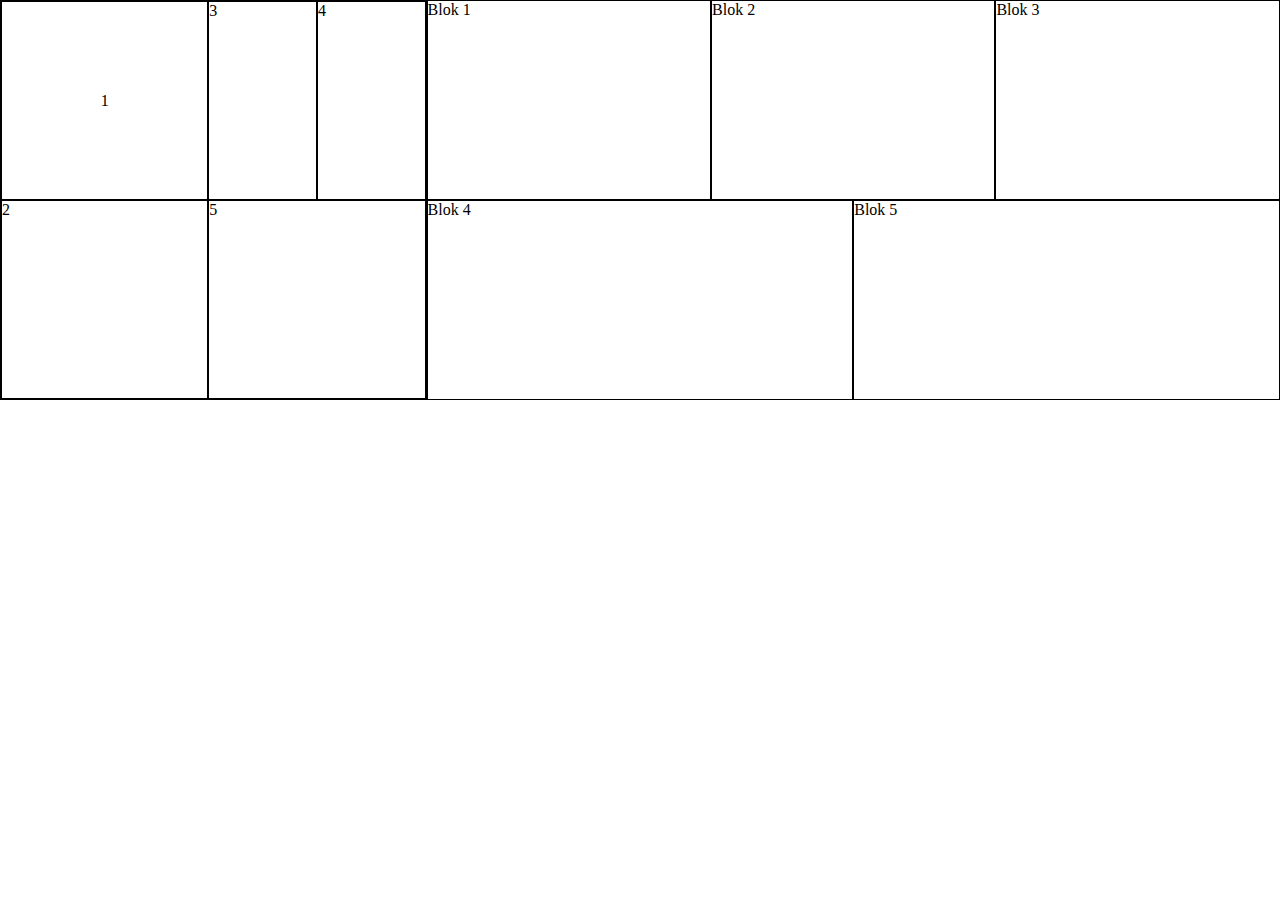
<file: flexbox oefening/index.html>
<!doctype html>
<html lang="en">
<head>
    <meta charset="UTF-8">
    <meta content="width=device-width, initial-scale=1.0" name="viewport">
    <title>Flex Verdeling</title>
    <link href="css/style.css" rel="stylesheet">
</head>
<body>

<div class="d-flex" style="width:100%; height:400px;">

    <!-- Linkerkolom: 1,2,3,4,5 (neemt 33.33%) -->
    <section class="d-flex" style="width:33.33%; border:1px solid #000;">
        <div class="d-flex flex-column flex-grow-1">
            <div class="flex-grow-1 d-flex justify-content-center align-items-center" style="border:1px solid #000;">1</div>
            <div class="flex-grow-1" style="border:1px solid #000;">2</div>
        </div>
        <div class="d-flex flex-column flex-grow-1">
            <div class="d-flex flex-row flex-grow-1">
                <div class="flex-grow-1" style="border:1px solid #000;">3</div>
                <div class="flex-grow-1" style="border:1px solid #000;">4</div>
            </div>
            <div class="flex-grow-1" style="border:1px solid #000;">5</div>
        </div>
    </section>

    <!-- Rechterkolom: Blok 1-5 (neemt 66.66%) -->
    <section class="d-flex flex-column" style="flex:0 0 66.66%;">

        <!-- Rij met 3 kolommen -->
        <div class="d-flex flex-row flex-grow-1">
            <div class="flex-grow-1" style="border:1px solid #000;">Blok 1</div>
            <div class="flex-grow-1" style="border:1px solid #000;">Blok 2</div>
            <div class="flex-grow-1" style="border:1px solid #000;">Blok 3</div>
        </div>

        <!-- Rij met 2 kolommen -->
        <div class="d-flex flex-row flex-grow-1">
            <div class="flex-grow-1" style="border:1px solid #000;">Blok 4</div>
            <div class="flex-grow-1" style="border:1px solid #000;">Blok 5</div>
        </div>

    </section>

</div>

</body>
</html>
</file>
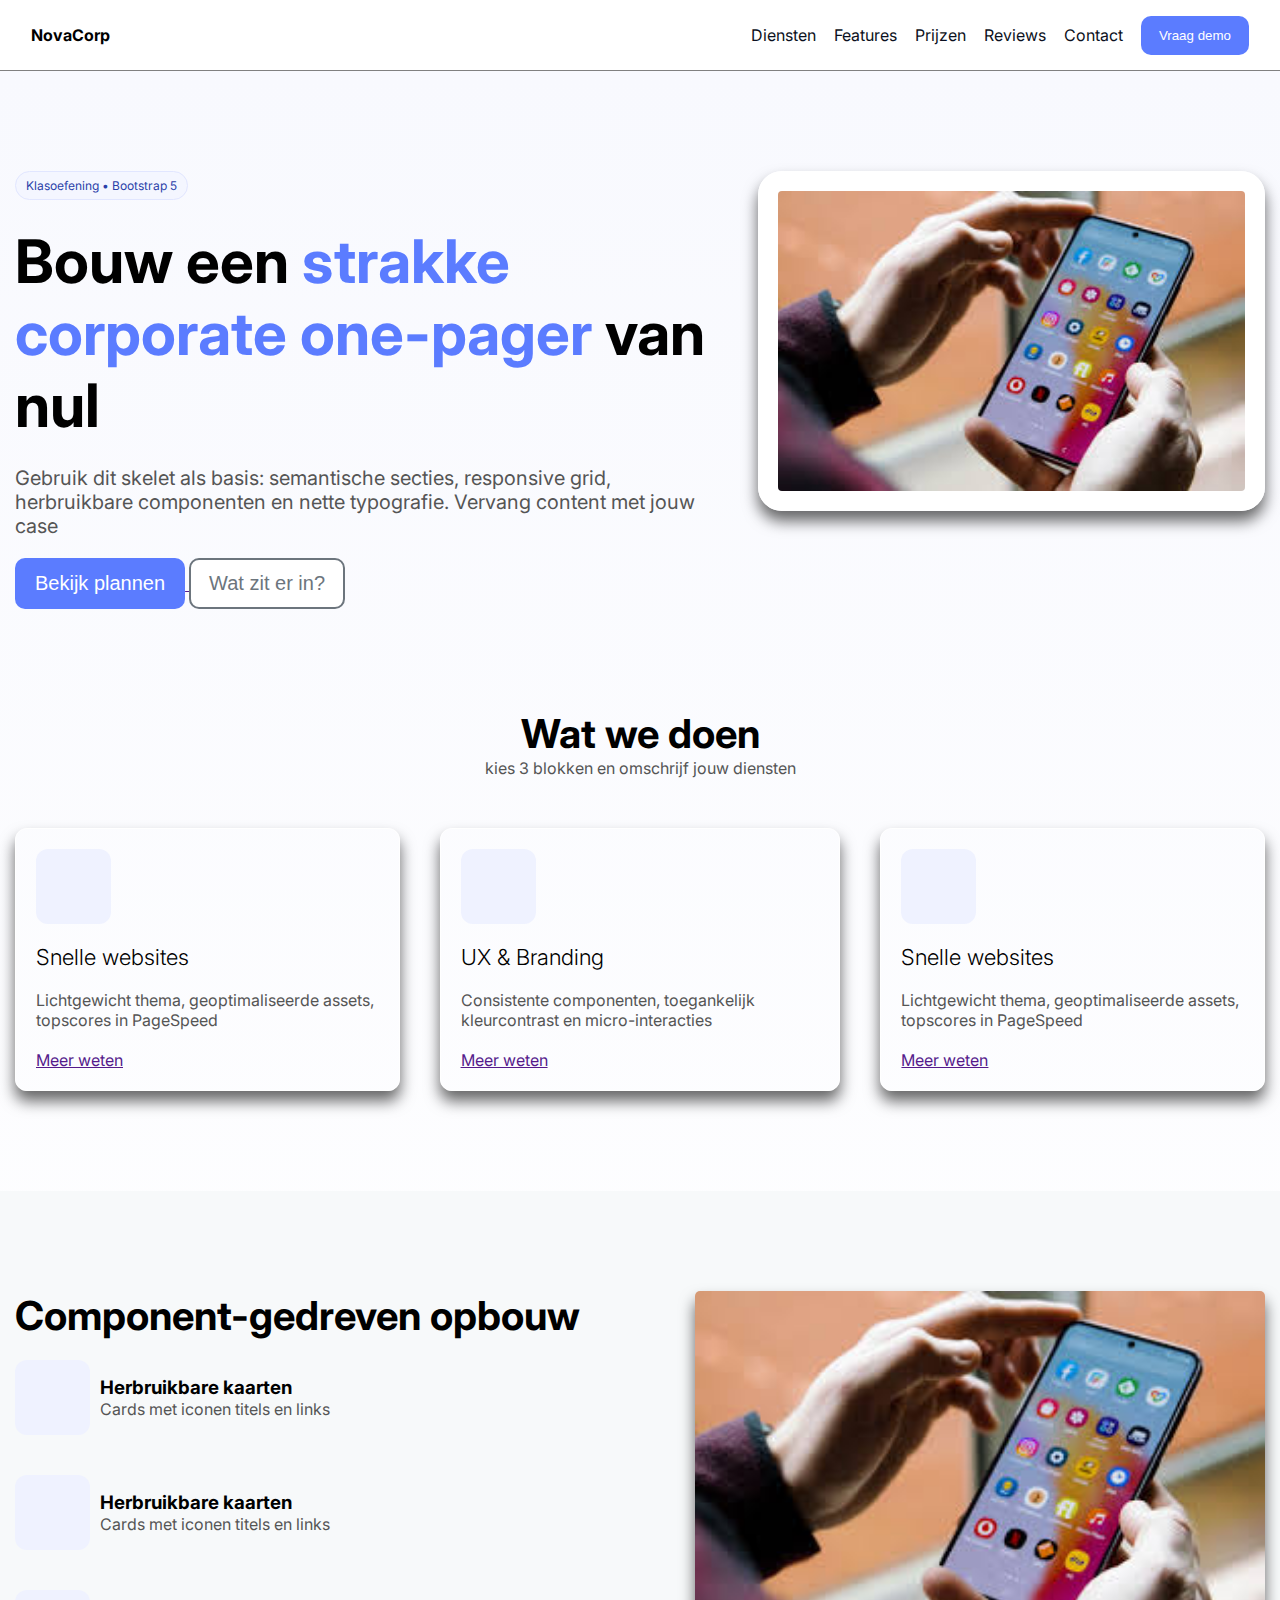
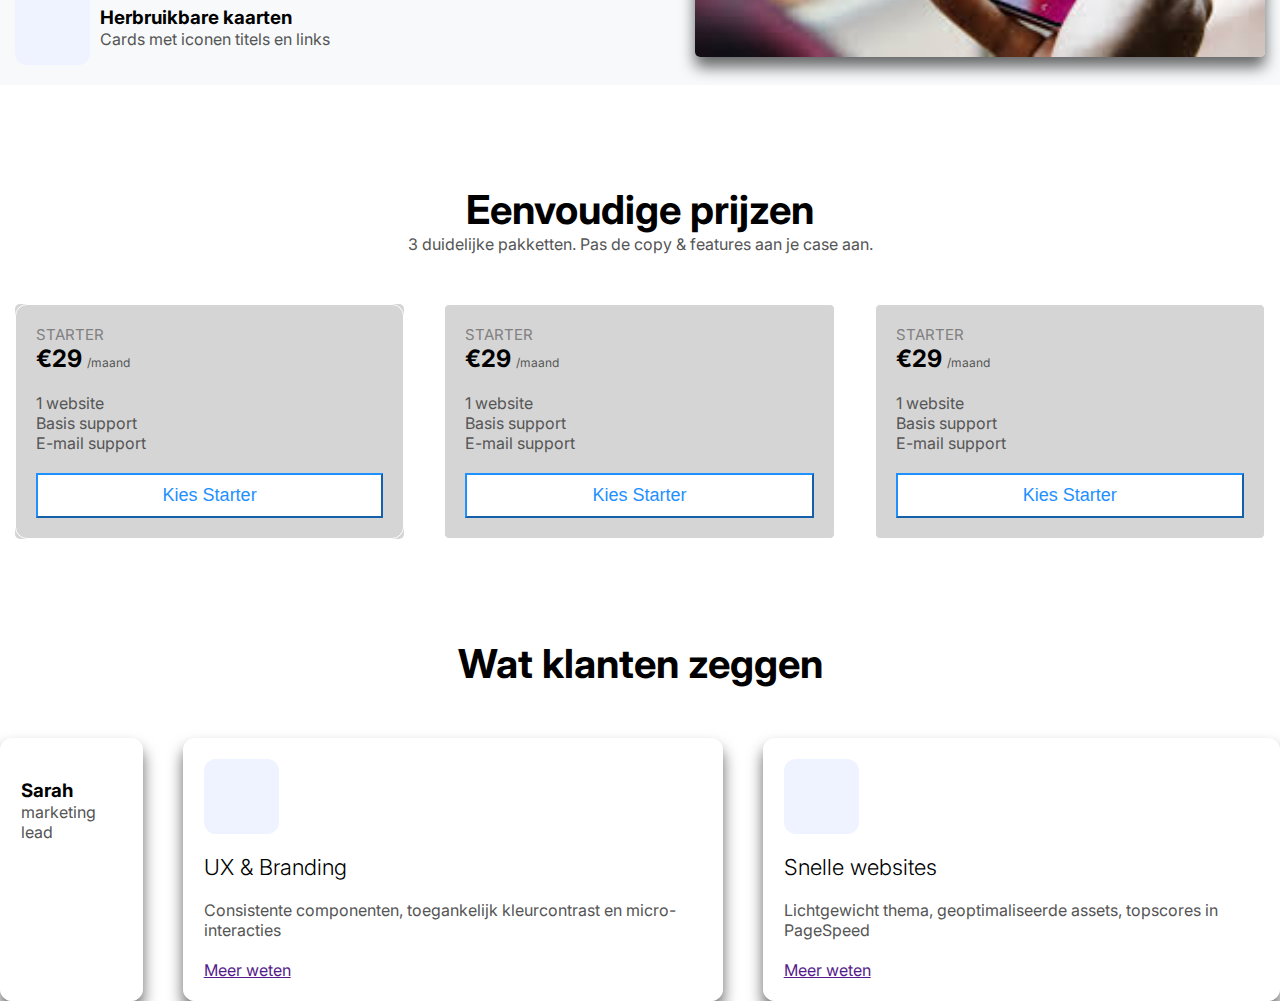
<file: nova corp/index.html>
<!doctype html>
<html lang="nl">
<head>
    <meta charset="UTF-8">
    <meta content="width=device-width, user-scalable=no, initial-scale=1.0, maximum-scale=1.0, minimum-scale=1.0"
          name="viewport">
    <meta content="ie=edge" http-equiv="X-UA-Compatible">
    <meta content="Tom Vanhoutte" name="author">
    <title>Prechu</title>
    <link href="https://fonts.googleapis.com" rel="preconnect">
    <link crossorigin href="https://fonts.gstatic.com" rel="preconnect">
    <link href="https://fonts.googleapis.com/css2?family=Inter:ital,opsz,wght@0,14..32,100..900;1,14..32,100..900&display=swap"
          rel="stylesheet">
    <link href="https://unpkg.com/aos@2.3.1/dist/aos.css" rel="stylesheet">
    <link href="css/style.css" rel="stylesheet">

</head>
<body>
<div id="headerwrap">
    <header>
        <nav class="d-flex align-items-center" style="height:70px;">
            <div style="width:200px;padding-left:16px;font-weight:700;">NovaCorp</div>
            <div class="d-flex justify-content-end align-items-center flex-grow-1" style="padding-right:16px;gap:18px;">
                <a class="navlink" href="#diensten">Diensten</a>
                <a class="navlink" href="#features">Features</a>
                <a class="navlink" href="#prijzen">Prijzen</a>
                <a class="navlink" href="#reviews">Reviews</a>
                <a class="navlink" href="#contact">Contact</a>
                <a class="navlink" href="#contact">
                    <button class="btn-brand">Vraag demo</button>
                </a>
            </div>
        </nav>
    </header>
</div>
<!--hero-->
<main>
    <div class="bggrey">
        <div id="hewwd">
            <section class="d-flex" id="hero" style="padding-top:100px;gap:50px;">
                <div>
                    <p class="badge" style="display:inline-block;">Klasoefening • Bootstrap 5</p>
                    <h1 style="margin:25px 0px;">Bouw een <span>strakke corporate one-pager</span> van nul</h1>
                    <p class="slogan">Gebruik dit skelet als basis: semantische secties, responsive grid,
                        herbruikbare componenten en nette typografie. Vervang content met jouw case</p>
                    <div style="margin-top:20px;">
                        <a href="">
                            <button class="knop">Bekijk plannen</button>
                        </a>
                        <a href="">
                            <button class="gbutton">Wat zit er in?</button>
                        </a>
                    </div>
                </div>
                <div>
                    <img alt="mensen aan het werk" class="shadow-soft" src="images/img.png" style="
    width: 507px;
    border: 20px solid #fff;
    border-radius: 24px;
">
                </div>

            </section>
            <section id="whatwedo" style="margin-top:100px;gap:50px;">
                <div class="text-center">
                    <h2 style="font-size:40px;">Wat we doen</h2>
                    <p>kies 3 blokken en omschrijf jouw diensten</p>
                </div>

                <div class="d-flex justify-content-between" style="gap:40px;margin-top:50px;">
                    <article class="shadow-soft">
                        <div style="width:75px; height:75px;background:#eff2ff;border-radius:12px;">

                        </div>
                        <h3 class="wwdh3" style="font-weight:300;font-size:22px;">Snelle websites</h3>
                        <p class="wwdp">Lichtgewicht thema, geoptimaliseerde assets, topscores in PageSpeed</p>
                        <a href="">Meer weten</a>
                    </article>
                    <article class="shadow-soft">
                        <div style="width:75px; height:75px;background:#eff2ff;border-radius:12px;">

                        </div>
                        <h3 class="wwdh3" style="font-weight:300;font-size:22px;">UX & Branding</h3>
                        <p class="wwdp">Consistente componenten, toegankelijk kleurcontrast en micro-interacties</p>
                        <a href="">Meer weten</a>
                    </article>
                    <article class="shadow-soft">
                        <div style="width:75px; height:75px;background:#eff2ff;border-radius:12px;">

                        </div>
                        <h3 class="wwdh3" style="font-weight:300;font-size:22px;">Snelle websites</h3>
                        <p class="wwdp">Lichtgewicht thema, geoptimaliseerde assets, topscores in PageSpeed</p>
                        <a href="">Meer weten</a>
                    </article>

                </div>


            </section>

        </div>
        <section id="components" style="padding-top:100px; margin-top:100px;background:#f7f9fa">
            <div class="d-flex justify-content-between" style="width:1250px;margin:0 auto;">
                <div class="d-flex align-items-center">
                    <div>
                        <h2 style="font-size:40px;">Component-gedreven opbouw</h2>
                        <div class="d-flex
   align-items-center " style="padding-top:20px;padding-bottom:20px; gap:10px;">
                            <div style="width:75px; height:75px;background:#eff2ff;border-radius:12px;"></div>
                            <div>
                                <h3>Herbruikbare kaarten</h3>
                                <p>Cards met iconen titels en links</p>
                            </div>

                        </div>
                        <div class="d-flex
   align-items-center " style="padding-top:20px;padding-bottom:20px; gap:10px;">
                            <div style="width:75px; height:75px;background:#eff2ff;border-radius:12px;"></div>
                            <div>
                                <h3>Herbruikbare kaarten</h3>
                                <p>Cards met iconen titels en links</p>
                            </div>

                        </div>
                        <div class="d-flex
   align-items-center " style="padding-top:20px;padding-bottom:20px; gap:10px;">
                            <div style="width:75px; height:75px;background:#eff2ff;border-radius:12px;"></div>
                            <div>
                                <h3>Herbruikbare kaarten</h3>
                                <p>Cards met iconen titels en links</p>
                            </div>

                        </div>

                    </div>

                </div>

                <div>
                    <img alt="mensen aan het werk" class="shadow-soft" src="images/img.png" style="
    width: 570px;

    border-radius: 5px;
">
                </div>
            </div>


        </section>

    </div>

    <div style="width:1250px;margin:0 auto;">
        <section id="prijzen" style="margin-top:100px;gap:50px;">
            <div class="text-center">
                <h2 style="font-size:40px;">Eenvoudige prijzen</h2>
                <p>3 duidelijke pakketten. Pas de copy & features aan je case aan.</p>
            </div>
                <div class="d-flex justify-content-between" style="gap:40px;margin-top:50px;">
                    <div class="pb_box">
                        <article>
                            <h3 class="pb_title">STARTER</h3>
                            <p class="pb_prijs">€29 <span class="pb_maand">/maand</span></p>
                            <div class="pb_p">
                                <p>1 website</p>
                                <p>Basis support</p>
                                <p>E-mail support</p>
                            </div>
                            <button class="pb_button" href="">Kies Starter</button>
                        </article>
                    </div>

                    <article class="pb_box">
                        <h3 class="pb_title">STARTER</h3>
                        <p class="pb_prijs">€29 <span class="pb_maand">/maand</span></p>
                        <div class="pb_p">
                            <p>1 website</p>
                            <p>Basis support</p>
                            <p>E-mail support</p>
                        </div>
                        <button class="pb_button" href="">Kies Starter</button>
                    </article>
                    <article class="pb_box">
                        <h3 class="pb_title">STARTER</h3>
                        <p class="pb_prijs">€29 <span class="pb_maand">/maand</span></p>
                        <div class="pb_p">
                            <p>1 website</p>
                            <p>Basis support</p>
                            <p>E-mail support</p>
                        </div>
                        <button class="pb_button" href="">Kies Starter</button>
                    </article>
                </div>
        </section>
    </div>
    <section id="watklantenzeggen" style="margin-top:100px;gap:50px;">
        <div class="text-center">
            <h2 style="font-size:40px;">Wat klanten zeggen</h2>
        </div>

        <div class="d-flex justify-content-between" style="gap:40px;margin-top:50px;">
            <article class="shadow-soft">
                <div>
                    <img href="images/img1.png"></div>
                <div>
                    <h3>Sarah</h3>
                    <p>marketing lead</p>
                </div>






            </article>
            <article class="shadow-soft">
                <div style="width:75px; height:75px;background:#eff2ff;border-radius:12px;">

                </div>
                <h3 class="wwdh3" style="font-weight:300;font-size:22px;">UX & Branding</h3>
                <p class="wwdp">Consistente componenten, toegankelijk kleurcontrast en micro-interacties</p>
                <a href="">Meer weten</a>
            </article>
            <article class="shadow-soft">
                <div style="width:75px; height:75px;background:#eff2ff;border-radius:12px;">

                </div>
                <h3 class="wwdh3" style="font-weight:300;font-size:22px;">Snelle websites</h3>
                <p class="wwdp">Lichtgewicht thema, geoptimaliseerde assets, topscores in PageSpeed</p>
                <a href="">Meer weten</a>
            </article>

        </div>


    </section>


</main>

<script src="https://unpkg.com/aos@2.3.1/dist/aos.js"></script>
<script>
    AOS.init();
</script>

</body>
</html>
</file>
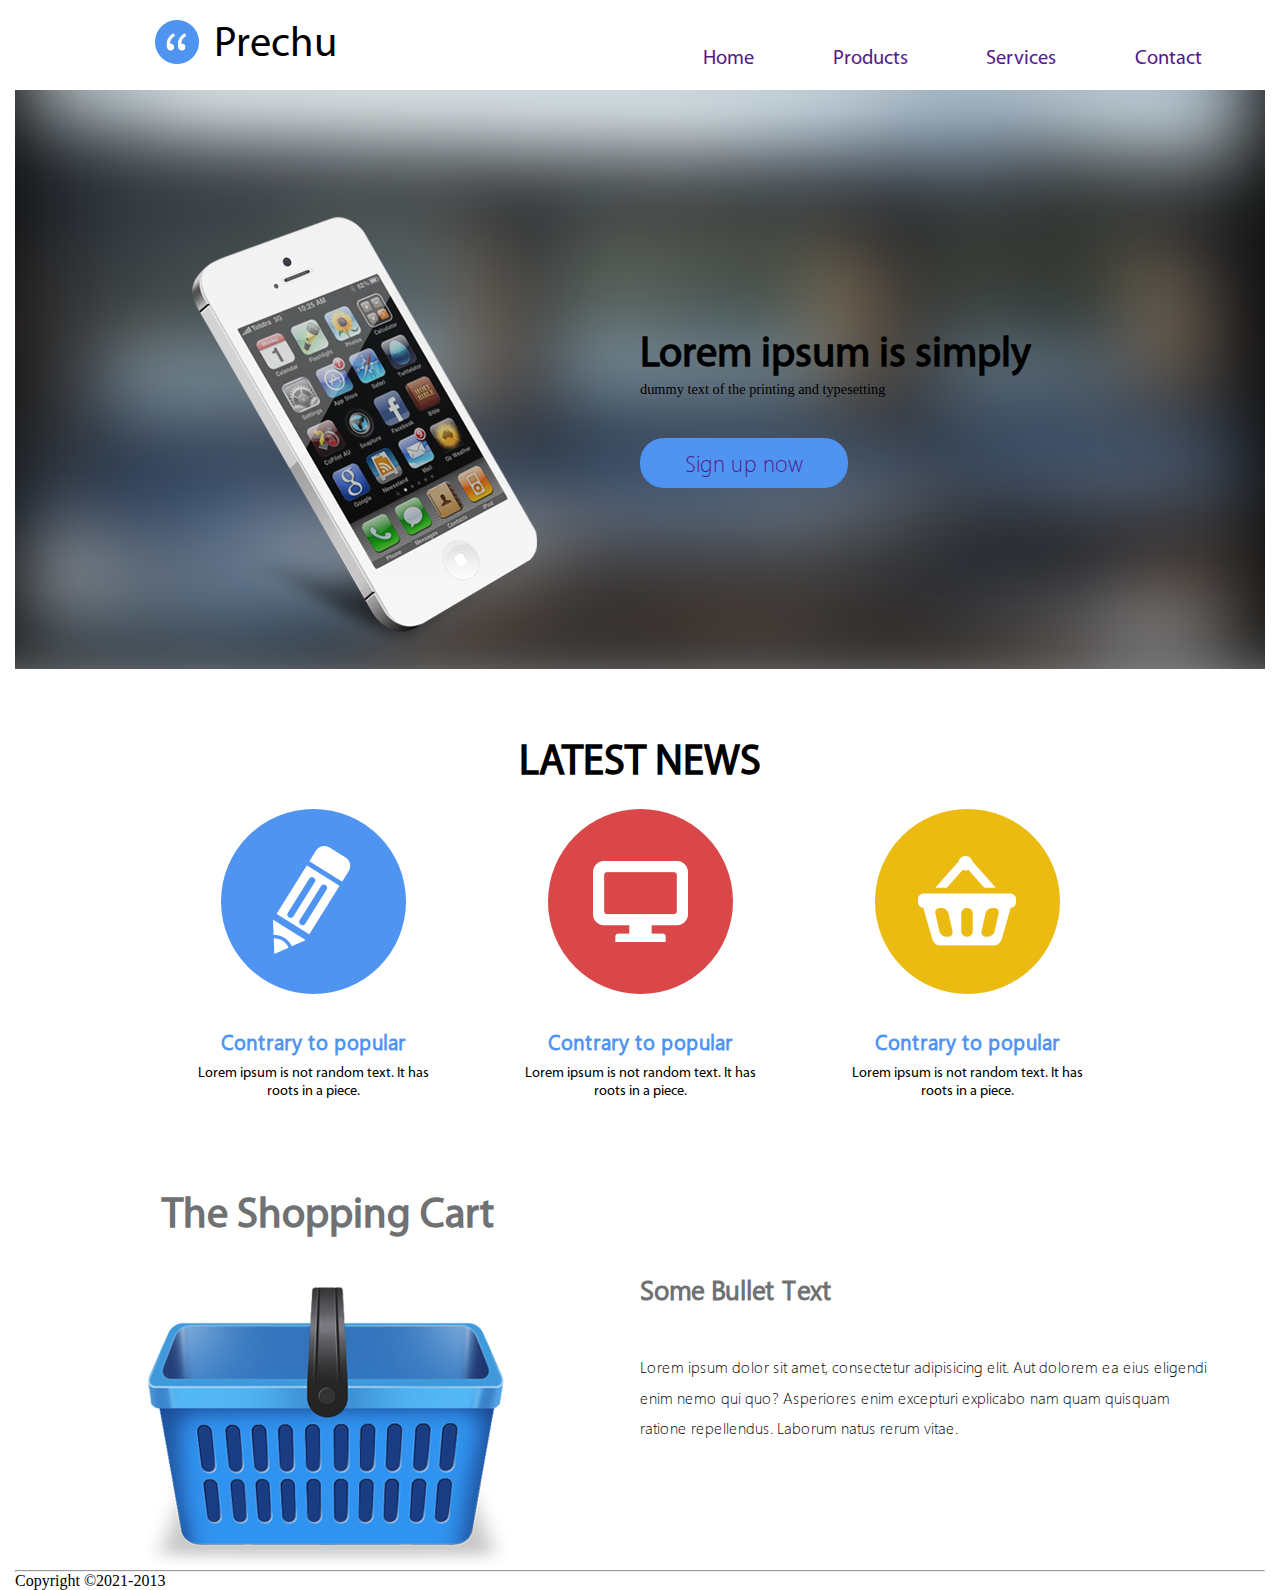
<file: prechu/index.html>
<!doctype html>
<html lang="nl">
<head>
    <meta charset="UTF-8">
    <meta content="width=device-width, user-scalable=no, initial-scale=1.0, maximum-scale=1.0, minimum-scale=1.0"
          name="viewport">
    <meta content="ie=edge" http-equiv="X-UA-Compatible">
    <meta content="Tom Vanhoutte" name="author">
    <title>Prechu</title>
    <link href="css/style.css" rel="stylesheet">

</head>
<body>
<header class="d-flex" w-100>
    <div class="d-flex w-50" id="brand">
        <img alt="logo prechu" src="images/logo.png"
             style="width:44px; height:44px;margin-left:140px;margin-right:15px;">
        <p class="f-mp fs-1">Prechu</p>
    </div>
    <nav class="w-50 d-flex align-items-end">
        <ul class="d-flex justify-content-evenly w-100 f-mp fs-2 list-style-none">
            <li><a class="text-decoration-none" href="">Home</a></li>
            <li><a class="text-decoration-none" href="">Products</a></li>
            <li><a class="text-decoration-none" href="">Services</a></li>
            <li><a class="text-decoration-none" href="">Contact</a></li>
        </ul>
    </nav>
</header>
<main>
    <section id="hero" class="w-100 d-flex justify-content-end">
        <div class="w-50" style="padding-top:240px; padding-bottom:240px;">
            <h1 class="fs-1 f-mp">Lorem ipsum is simply</h1>
            <p class="fs-3">dummy text of the printing and typesetting</p>
            <div style="padding-top:50px;">
                <a href="" class="bgblue f-swl fs-6 text-decoration-none"   style="padding:10px 45px; border-radius:24px;">Sign up now</a>
            </div>


        </div>

    </section>

    <section class="d-flex flex-column" id="latestnews" style="margin-top:10px; margin-bottom:45px;">
        <h2 class="f-mp fs-1 text-center" style="margin:10px 0px;">LATEST NEWS</h2>
        <div class="d-flex justify-content-center" style="margin-top:10px;">
            <article class="text-center">
                <img class="bgblue bounce-in-top" alt="potlood" src="images/pencil.png" style="border-radius:50%;">
                <h3 class="fs-2 f-sw cblue" style="padding-top:30px;padding-bottom:10px;">Contrary to popular</h3>
                <p class="fs-3 f-mp w-75 mx-auto">Lorem ipsum is not random text. It has roots in a piece.</p>
            </article>
            <article class="text-center">
                <img class="heartbeat" alt="pc" src="images/pc.png" style="background:#d94748;border-radius:50%;">
                <h3 class="fs-2 f-sw cblue" style="padding-top:30px;padding-bottom:10px;">Contrary to popular</h3>
                <p class="fs-3 f-mp w-75 mx-auto">Lorem ipsum is not random text. It has roots in a piece.</p>
            </article>
            <article class="text-center">
                <img alt="winkelmandje" src="images/basket.png" style="background:#ebbb11;border-radius:50%;">
                <h3 class="fs-2 f-sw cblue" style="padding-top:30px;padding-bottom:10px;">Contrary to popular</h3>
                <p class="fs-3 f-mp w-75 mx-auto">Lorem ipsum is not random text. It has roots in a piece.</p>
            </article>
        </div>


    </section>
    <section id="shopinfo">
        <article class="d-flex">
            <div class="w-50 text-center">
                <h2 class="f-mp fs-1 text-center cgrey" style="padding-top:45px;padding-bottom:45px;">The Shopping Cart</h2>
                <img src="images/bigbasket.png" alt="grote winkelmand">
            </div>
            <div class="w-50 d-flex justify-content-center flex-column">
                <h3 class="fs-4 f-sw cgrey" style="padding-bottom:45px;">Some Bullet Text</h3>
                <p class="fs-5 f-swl" style="padding-right:50px;line-height:2">Lorem ipsum dolor sit amet, consectetur adipisicing elit. Aut dolorem ea eius eligendi enim nemo qui quo?
                    Asperiores enim excepturi explicabo nam quam quisquam ratione repellendus. Laborum natus rerum vitae.</p>
            </div>
        </article>
    </section>
</main>

<footer>
    <hr>
    <div class="d-flex">
        <p>Copyright ©2021-2013 </p>
        <a href="" cssauthor.com</a>
    </div>
</footer>
</body>
</html>
</file>
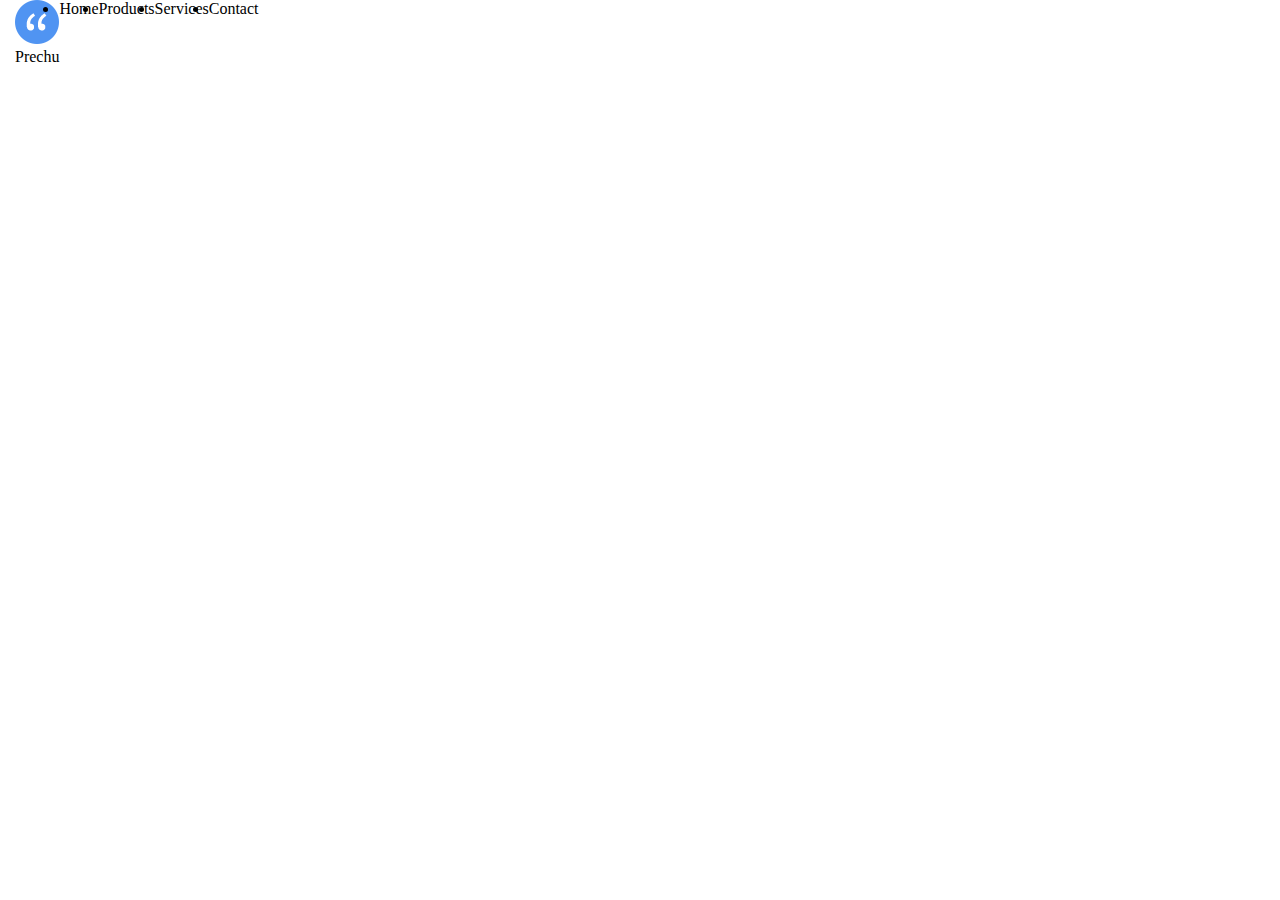
<file: prechu_2/index.html>
<!doctype html>
<html lang="nl">
<head>
    <meta charset="UTF-8">
    <meta name="viewport"
          content="width=device-width, user-scalable=no, initial-scale=1.0, maximum-scale=1.0, minimum-scale=1.0">
    <meta http-equiv="X-UA-Compatible" content="ie=edge">
    <title>Website Prechu</title>
    <link href="css/style.css" rel="stylesheet">
</head>

<body>
<header>
    <div id="header" class="d-flex w-100">
        <div id="brand" class="d-flex w-50">
            <div id="logo">
                <img src="images/logo.png"
            </div>
            <div id="cname">
                <p>Prechu</p>
            </div>
        </div>
        <div id="navigation">
            <ul class="d-flex">
                <li>Home</li>
                <li>Products</li>
                <li>Services</li>
                <li>Contact</li>
            </ul>
        </div>
    </div>
</header>
<main>

</main>
<footer>

</footer>


</body>
</html>
</file>
<file: flexbox oefening/css/style.css>
*{
    box-sizing: border-box;
    margin:0px;
    padding:0px;
}


/* Display Flex */
.d-flex {
    display: flex;
}

.d-inline-flex {
    display: inline-flex;
}

/* Flex Direction */
.flex-row {
    flex-direction: row;
}

.flex-row-reverse {
    flex-direction: row-reverse;
}

.flex-column {
    flex-direction: column;
}

.flex-column-reverse {
    flex-direction: column-reverse;
}

/* Flex Wrap */
.flex-wrap {
    flex-wrap: wrap;
}

.flex-nowrap {
    flex-wrap: nowrap;
}

.flex-wrap-reverse {
    flex-wrap: wrap-reverse;
}

/* Justify Content */
.justify-content-start {
    justify-content: flex-start;
}

.justify-content-end {
    justify-content: flex-end;
}

.justify-content-center {
    justify-content: center;
}

.justify-content-between {
    justify-content: space-between;
}

.justify-content-around {
    justify-content: space-around;
}

.justify-content-evenly {
    justify-content: space-evenly;
}

/* Align Items */
.align-items-start {
    align-items: flex-start;
}

.align-items-end {
    align-items: flex-end;
}

.align-items-center {
    align-items: center;
}

.align-items-baseline {
    align-items: baseline;
}

.align-items-stretch {
    align-items: stretch;
}

/* Align Content */
.align-content-start {
    align-content: flex-start;
}

.align-content-end {
    align-content: flex-end;
}

.align-content-center {
    align-content: center;
}

.align-content-between {
    align-content: space-between;
}

.align-content-around {
    align-content: space-around;
}

.align-content-stretch {
    align-content: stretch;
}

/* Align Self */
.align-self-auto {
    align-self: auto;
}

.align-self-start {
    align-self: flex-start;
}

.align-self-end {
    align-self: flex-end;
}

.align-self-center {
    align-self: center;
}

.align-self-baseline {
    align-self: baseline;
}

.align-self-stretch {
    align-self: stretch;
}

/* Order */
.order-first {
    order: -1;
}

.order-last {
    order: 13;
}

.order-0 {
    order: 0;
}

.order-1 {
    order: 1;
}

.order-2 {
    order: 2;
}

.order-3 {
    order: 3;
}

.order-4 {
    order: 4;
}

.order-5 {
    order: 5;
}

.order-6 {
    order: 6;
}

.order-7 {
    order: 7;
}

.order-8 {
    order: 8;
}

.order-9 {
    order: 9;
}

.order-10 {
    order: 10;
}

.order-11 {
    order: 11;
}

.order-12 {
    order: 12;
}

/* Grow and Shrink */
.flex-grow-0 {
    flex-grow: 0;
}

.flex-grow-1 {
    flex-grow: 1;
}

.flex-shrink-0 {
    flex-shrink: 0;
}

.flex-shrink-1 {
    flex-shrink: 1;
}

/*Eigen css*/

body{
    margin:0px;
}

#hero{
    width:100vw;
    height:100vh;
}

h1{
    font-size:42px;
    font-style:italic;
    color:blue;
    font-weight:900;
}
h2{
    font-size:24px;
}

a{
    background:green;
    border:5px solid rgba(255,255,255,0.5);
    border-radius:24px;
    text-align:center;
    padding: 5px 20px;
    color: white;
    text-decoration:none;
    cursor:crosshair;
}
</file>
<file: nova corp/css/style.css>
*{
    box-sizing: border-box;
    margin:0;
    padding:0;
}
/*FLEXBOX CLASSES*/
/* Display Flex */
.d-flex {
    display: flex;
}

.d-inline-flex {
    display: inline-flex;
}

/* Flex Direction */
.flex-row {
    flex-direction: row;
}

.flex-row-reverse {
    flex-direction: row-reverse;
}

.flex-column {
    flex-direction: column;
}

.flex-column-reverse {
    flex-direction: column-reverse;
}

/* Flex Wrap */
.flex-wrap {
    flex-wrap: wrap;
}

.flex-nowrap {
    flex-wrap: nowrap;
}

.flex-wrap-reverse {
    flex-wrap: wrap-reverse;
}

/* Justify Content (horizontaal)*/
.justify-content-start {
    justify-content: flex-start;
}

.justify-content-end {
    justify-content: flex-end;
}

.justify-content-center {
    justify-content: center;
}

.justify-content-between {
    justify-content: space-between;
}

.justify-content-around {
    justify-content: space-around;
}

.justify-content-evenly {
    justify-content: space-evenly;
}

/* Align Items (verticaal) */
.align-items-start {
    align-items: flex-start;
}

.align-items-end {
    align-items: flex-end;
}

.align-items-center {
    align-items: center;
}

.align-items-baseline {
    align-items: baseline;
}

.align-items-stretch {
    align-items: stretch;
}

/* Align Content */
.align-content-start {
    align-content: flex-start;
}

.align-content-end {
    align-content: flex-end;
}

.align-content-center {
    align-content: center;
}

.align-content-between {
    align-content: space-between;
}

.align-content-around {
    align-content: space-around;
}

.align-content-stretch {
    align-content: stretch;
}

/* Align Self */
.align-self-auto {
    align-self: auto;
}

.align-self-start {
    align-self: flex-start;
}

.align-self-end {
    align-self: flex-end;
}

.align-self-center {
    align-self: center;
}

.align-self-baseline {
    align-self: baseline;
}

.align-self-stretch {
    align-self: stretch;
}

/* Order */
.order-first {
    order: -1;
}

.order-last {
    order: 13;
}

.order-0 {
    order: 0;
}

.order-1 {
    order: 1;
}

.order-2 {
    order: 2;
}

.order-3 {
    order: 3;
}

.order-4 {
    order: 4;
}

.order-5 {
    order: 5;
}

.order-6 {
    order: 6;
}

.order-7 {
    order: 7;
}

.order-8 {
    order: 8;
}

.order-9 {
    order: 9;
}

.order-10 {
    order: 10;
}

.order-11 {
    order: 11;
}

.order-12 {
    order: 12;
}

/* Grow and Shrink */
.flex-grow-0 {
    flex-grow: 0;
}

.flex-grow-1 {
    flex-grow: 1;
}

.flex-shrink-0 {
    flex-shrink: 0;
}

.flex-shrink-1 {
    flex-shrink: 1;
}

/*width classes*/

/*styling*/
.shadow-soft{
    box-shadow:0 10px 15px rgba(0,0,0,0.6);
}

/*uitlijning*/
.text-center{
    text-align:center;
}

/* EIGEN CSS */
body{
    font-family: "Inter", sans-serif;
}
.bggrey{
    background-image: linear-gradient(to bottom, #f8f9fe, white);

}
/*header*/
#headerwrap{
    border-bottom:1px solid grey;
}
header,#hewwd{
    width:1250px;
    margin:0 auto;
}
.btn-brand{
    color:#fff;background:#5b7cff;border:0;padding:12px 18px; border-radius:10px;cursor:pointer;
}
.navlink{
    color:#0b1020; text-decoration:none;
}
/*hero*/
.badge{
    background:#f4f6ff; color:#2a3fa9; border:1px solid #e1e6ff; border-radius:999px; padding:6px 10px; font-size:12px;
}
h1{
    font-size:60px;
    font-weight:700;
}
span{
    color:#5b7cff;
}
p{
    color:#555;
}
.slogan{
    font-size:20px;
}
.knop{
    border: 2px solid transparent;
    background: #5b7cff;
    padding: 12px 18px;
    border-radius: 10px;
    color: #fff;
    font-size: 20px;
    font-weight: 500;
}
.knop:hover{
    border:2px solid #5b7cff;
    color:#5b7cff;
    background:#fff;
}
.gbutton{
    border: 2px solid #6c757d;
    background: #fff;
    padding: 12px 18px;
    border-radius: 10px;
    color: #6c757d;
    font-size: 20px;
    font-weight: 500;
}
.gbutton:hover{
    border:2px solid transparent;
    color:#fff;
    background:#6c757d;
}
/*section whatwedo*/
article{
    border: 1px solid #fff;
    border-radius: 12px;
    padding: 20px;
}
.wwdp{
    padding:20px 0;
}
.wwdh3{
    padding-top:20px;
}
.pb_prijs{
    font-weight: 700;
    font-size: 24px;
    color: #000;
}

.pb_maand{
    font-weight: 400;
    font-size: 12px;
    color: #555;
}

.pb_title {
    font-weight: 400;
    font-size: 15px;
    color: grey;
}
.pb_p {
    margin-top: 20px;
    margin-bottom: 20px;
}

.pb_button {
    width: 100%;
    background-color: white;
    color: dodgerblue;
    border-color:dodgerblue;
    padding-top: 10px;
    padding-bottom: 10px;
    font-size: 18px;
}

.pb_button:hover {
    background-color: dodgerblue;
    color: white;
    border-color:white;

}

.pb_box {
    width: 400px;
    background: #d5d5d5;
    border-radius: 5px;
}

.pb_box:hover {
    border-color:dodgerblue;
}
</file>
<file: prechu/css/style.css>
*{
    box-sizing: border-box;
    margin:0px;
    padding:0px;
}
/*FLEXBOX CLASSES*/
/* Display Flex */
.d-flex {
    display: flex;
}

.d-inline-flex {
    display: inline-flex;
}

/* Flex Direction */
.flex-row {
    flex-direction: row;
}

.flex-row-reverse {
    flex-direction: row-reverse;
}

.flex-column {
    flex-direction: column;
}

.flex-column-reverse {
    flex-direction: column-reverse;
}

/* Flex Wrap */
.flex-wrap {
    flex-wrap: wrap;
}

.flex-nowrap {
    flex-wrap: nowrap;
}

.flex-wrap-reverse {
    flex-wrap: wrap-reverse;
}

/* Justify Content (horizontaal)*/
.justify-content-start {
    justify-content: flex-start;
}

.justify-content-end {
    justify-content: flex-end;
}

.justify-content-center {
    justify-content: center;
}

.justify-content-between {
    justify-content: space-between;
}

.justify-content-around {
    justify-content: space-around;
}

.justify-content-evenly {
    justify-content: space-evenly;
}

/* Align Items (verticaal) */
.align-items-start {
    align-items: flex-start;
}

.align-items-end {
    align-items: flex-end;
}

.align-items-center {
    align-items: center;
}

.align-items-baseline {
    align-items: baseline;
}

.align-items-stretch {
    align-items: stretch;
}

/* Align Content */
.align-content-start {
    align-content: flex-start;
}

.align-content-end {
    align-content: flex-end;
}

.align-content-center {
    align-content: center;
}

.align-content-between {
    align-content: space-between;
}

.align-content-around {
    align-content: space-around;
}

.align-content-stretch {
    align-content: stretch;
}

/* Align Self */
.align-self-auto {
    align-self: auto;
}

.align-self-start {
    align-self: flex-start;
}

.align-self-end {
    align-self: flex-end;
}

.align-self-center {
    align-self: center;
}

.align-self-baseline {
    align-self: baseline;
}

.align-self-stretch {
    align-self: stretch;
}

/* Order */
.order-first {
    order: -1;
}

.order-last {
    order: 13;
}

.order-0 {
    order: 0;
}

.order-1 {
    order: 1;
}

.order-2 {
    order: 2;
}

.order-3 {
    order: 3;
}

.order-4 {
    order: 4;
}

.order-5 {
    order: 5;
}

.order-6 {
    order: 6;
}

.order-7 {
    order: 7;
}

.order-8 {
    order: 8;
}

.order-9 {
    order: 9;
}

.order-10 {
    order: 10;
}

.order-11 {
    order: 11;
}

.order-12 {
    order: 12;
}

/* Grow and Shrink */
.flex-grow-0 {
    flex-grow: 0;
}

.flex-grow-1 {
    flex-grow: 1;
}

.flex-shrink-0 {
    flex-shrink: 0;
}

.flex-shrink-1 {
    flex-shrink: 1;
}

/*EIGEN CSS*/
/*fonts*/
@font-face {
    font-family: myriadpro;
    src: url('../webfonts/MYRIADPRO-REGULAR.woff');
}
.f-mp{
    font-family:myriadpro;
}
.fs-1{
    font-size:42.35px;
}

@font-face {
    font-family: segoewplight;
    src: url('../webfonts/segoe-wp-light.ttf');
}
@font-face {
    font-family: segoewpn;
    src: url('../webfonts/SegoeWPN.woff');
}
.f-sw{
    font-family:segoewpn;
}
.f-swl{
    font-family: segoewplight;
}
.fs-2{

    font-size:20.35px;
}
.fs-3{
    font-size:14.35px;
}
.fs-4{
    font-size:26.35px;
}
.fs-5{
    font-size:15.35px;
}

.fs-6{
    font-size:22.35px;
}
/*width*/
.w-100{
    width:100%
}
.w-75{
    width:75%;
}
.w-50{
    width:50%;
}
/*text*/
.text-center{
    text-align:center;
}
.text-decoration-none{
    text-decoration: none;
}
.list-style-none{
    list-style: none;
}
/*colors*/
.bgblue{
    background: #5094f2;
}
.cblue{
    color:#5094f2;
}
.cgrey{
    color:#6f7173;
}

/*margin en paddings*/
.mx-auto{
    margin:0 auto;
}
/*pagina*/
body{
    width:1250px;
    margin:0 auto;
}
/*header*/
header{
    padding-top:19.5px;
    padding-bottom:19.5px;
}
nav ul li a{
    border: transparant;
    padding:5px 15px;
}

nav ul li a:hover{
    border: solid blue;
    padding:5px 15px;
}
.bounce-in-top {
    -webkit-animation: bounce-in-top 1.1s both;
    animation: bounce-in-top 1.1s both;
}

@-webkit-keyframes bounce-in-top {
    0% {
        -webkit-transform: translateY(-500px);
        transform: translateY(-500px);
        -webkit-animation-timing-function: ease-in;
        animation-timing-function: ease-in;
        opacity: 0;
    }
    38% {
        -webkit-transform: translateY(0);
        transform: translateY(0);
        -webkit-animation-timing-function: ease-out;
        animation-timing-function: ease-out;
        opacity: 1;
    }
    55% {
        -webkit-transform: translateY(-65px);
        transform: translateY(-65px);
        -webkit-animation-timing-function: ease-in;
        animation-timing-function: ease-in;
    }
    72% {
        -webkit-transform: translateY(0);
        transform: translateY(0);
        -webkit-animation-timing-function: ease-out;
        animation-timing-function: ease-out;
    }
    81% {
        -webkit-transform: translateY(-28px);
        transform: translateY(-28px);
        -webkit-animation-timing-function: ease-in;
        animation-timing-function: ease-in;
    }
    90% {
        -webkit-transform: translateY(0);
        transform: translateY(0);
        -webkit-animation-timing-function: ease-out;
        animation-timing-function: ease-out;
    }
    95% {
        -webkit-transform: translateY(-8px);
        transform: translateY(-8px);
        -webkit-animation-timing-function: ease-in;
        animation-timing-function: ease-in;
    }
    100% {
        -webkit-transform: translateY(0);
        transform: translateY(0);
        -webkit-animation-timing-function: ease-out;
        animation-timing-function: ease-out;
    }
}
@keyframes bounce-in-top {
    0% {
        -webkit-transform: translateY(-500px);
        transform: translateY(-500px);
        -webkit-animation-timing-function: ease-in;
        animation-timing-function: ease-in;
        opacity: 0;
    }
    38% {
        -webkit-transform: translateY(0);
        transform: translateY(0);
        -webkit-animation-timing-function: ease-out;
        animation-timing-function: ease-out;
        opacity: 1;
    }
    55% {
        -webkit-transform: translateY(-65px);
        transform: translateY(-65px);
        -webkit-animation-timing-function: ease-in;
        animation-timing-function: ease-in;
    }
    72% {
        -webkit-transform: translateY(0);
        transform: translateY(0);
        -webkit-animation-timing-function: ease-out;
        animation-timing-function: ease-out;
    }
    81% {
        -webkit-transform: translateY(-28px);
        transform: translateY(-28px);
        -webkit-animation-timing-function: ease-in;
        animation-timing-function: ease-in;
    }
    90% {
        -webkit-transform: translateY(0);
        transform: translateY(0);
        -webkit-animation-timing-function: ease-out;
        animation-timing-function: ease-out;
    }
    95% {
        -webkit-transform: translateY(-8px);
        transform: translateY(-8px);
        -webkit-animation-timing-function: ease-in;
        animation-timing-function: ease-in;
    }
    100% {
        -webkit-transform: translateY(0);
        transform: translateY(0);
        -webkit-animation-timing-function: ease-out;
        animation-timing-function: ease-out;
    }
}

.heartbeat {
    -webkit-animation: heartbeat 1.5s ease-in-out infinite both;
    animation: heartbeat 1.5s ease-in-out infinite both;
}

@-webkit-keyframes heartbeat {
    from {
        -webkit-transform: scale(1);
        transform: scale(1);
        -webkit-transform-origin: center center;
        transform-origin: center center;
        -webkit-animation-timing-function: ease-out;
        animation-timing-function: ease-out;
    }
    10% {
        -webkit-transform: scale(0.91);
        transform: scale(0.91);
        -webkit-animation-timing-function: ease-in;
        animation-timing-function: ease-in;
    }
    17% {
        -webkit-transform: scale(0.98);
        transform: scale(0.98);
        -webkit-animation-timing-function: ease-out;
        animation-timing-function: ease-out;
    }
    33% {
        -webkit-transform: scale(0.87);
        transform: scale(0.87);
        -webkit-animation-timing-function: ease-in;
        animation-timing-function: ease-in;
    }
    45% {
        -webkit-transform: scale(1);
        transform: scale(1);
        -webkit-animation-timing-function: ease-out;
        animation-timing-function: ease-out;
    }
}
@keyframes heartbeat {
    from {
        -webkit-transform: scale(1);
        transform: scale(1);
        -webkit-transform-origin: center center;
        transform-origin: center center;
        -webkit-animation-timing-function: ease-out;
        animation-timing-function: ease-out;
    }
    10% {
        -webkit-transform: scale(0.91);
        transform: scale(0.91);
        -webkit-animation-timing-function: ease-in;
        animation-timing-function: ease-in;
    }
    17% {
        -webkit-transform: scale(0.98);
        transform: scale(0.98);
        -webkit-animation-timing-function: ease-out;
        animation-timing-function: ease-out;
    }
    33% {
        -webkit-transform: scale(0.87);
        transform: scale(0.87);
        -webkit-animation-timing-function: ease-in;
        animation-timing-function: ease-in;
    }
    45% {
        -webkit-transform: scale(1);
        transform: scale(1);
        -webkit-animation-timing-function: ease-out;
        animation-timing-function: ease-out;
    }
}
.kenburns-top {
    -webkit-animation: kenburns-top 5s ease-out both;
    animation: kenburns-top 5s ease-out both;
}
/* ----------------------------------------------
 * Generated by Animista on 2025-10-9 15:41:27
 * Licensed under FreeBSD License.
 * See http://animista.net/license for more info.
 * w: http://animista.net, t: @cssanimista
 * ---------------------------------------------- */

/**
 * ----------------------------------------
 * animation kenburns-top
 * ----------------------------------------
 */
@-webkit-keyframes kenburns-top {
    0% {
        -webkit-transform: scale(1) translateY(0);
        transform: scale(1) translateY(0);
        -webkit-transform-origin: 50% 16%;
        transform-origin: 50% 16%;
    }
    100% {
        -webkit-transform: scale(1.25) translateY(-15px);
        transform: scale(1.25) translateY(-15px);
        -webkit-transform-origin: top;
        transform-origin: top;
    }
}
@keyframes kenburns-top {
    0% {
        -webkit-transform: scale(1) translateY(0);
        transform: scale(1) translateY(0);
        -webkit-transform-origin: 50% 16%;
        transform-origin: 50% 16%;
    }
    100% {
        -webkit-transform: scale(1.25) translateY(-15px);
        transform: scale(1.25) translateY(-15px);
        -webkit-transform-origin: top;
        transform-origin: top;
    }
}

/*heros*/

#hero{
    background:url("../images/background_slider.png")no-repeat;

}
</file>
<file: prechu_2/css/style.css>
*{
    box-sizing: border-box;
    margin:0px;
    padding:0px;
}
/*FLEXBOX CLASSES*/
/* Display Flex */
.d-flex {
    display: flex;
}

.d-inline-flex {
    display: inline-flex;
}

/* Flex Direction */
.flex-row {
    flex-direction: row;
}

.flex-row-reverse {
    flex-direction: row-reverse;
}

.flex-column {
    flex-direction: column;
}

.flex-column-reverse {
    flex-direction: column-reverse;
}

/* Flex Wrap */
.flex-wrap {
    flex-wrap: wrap;
}

.flex-nowrap {
    flex-wrap: nowrap;
}

.flex-wrap-reverse {
    flex-wrap: wrap-reverse;
}

/* Justify Content (horizontaal)*/
.justify-content-start {
    justify-content: flex-start;
}

.justify-content-end {
    justify-content: flex-end;
}

.justify-content-center {
    justify-content: center;
}

.justify-content-between {
    justify-content: space-between;
}

.justify-content-around {
    justify-content: space-around;
}

.justify-content-evenly {
    justify-content: space-evenly;
}

/* Align Items (verticaal) */
.align-items-start {
    align-items: flex-start;
}

.align-items-end {
    align-items: flex-end;
}

.align-items-center {
    align-items: center;
}

.align-items-baseline {
    align-items: baseline;
}

.align-items-stretch {
    align-items: stretch;
}

/* Align Content */
.align-content-start {
    align-content: flex-start;
}

.align-content-end {
    align-content: flex-end;
}

.align-content-center {
    align-content: center;
}

.align-content-between {
    align-content: space-between;
}

.align-content-around {
    align-content: space-around;
}

.align-content-stretch {
    align-content: stretch;
}

/* Align Self */
.align-self-auto {
    align-self: auto;
}

.align-self-start {
    align-self: flex-start;
}

.align-self-end {
    align-self: flex-end;
}

.align-self-center {
    align-self: center;
}

.align-self-baseline {
    align-self: baseline;
}

.align-self-stretch {
    align-self: stretch;
}

/* Order */
.order-first {
    order: -1;
}

.order-last {
    order: 13;
}

.order-0 {
    order: 0;
}

.order-1 {
    order: 1;
}

.order-2 {
    order: 2;
}

.order-3 {
    order: 3;
}

.order-4 {
    order: 4;
}

.order-5 {
    order: 5;
}

.order-6 {
    order: 6;
}

.order-7 {
    order: 7;
}

.order-8 {
    order: 8;
}

.order-9 {
    order: 9;
}

.order-10 {
    order: 10;
}

.order-11 {
    order: 11;
}

.order-12 {
    order: 12;
}

/* Grow and Shrink */
.flex-grow-0 {
    flex-grow: 0;
}

.flex-grow-1 {
    flex-grow: 1;
}

.flex-shrink-0 {
    flex-shrink: 0;
}

.flex-shrink-1 {
    flex-shrink: 1;
}

/*EIGEN CSS*/

/*breedtes*/

.w-50{
    width: 50%;
}
.w-75{
    width: 75%;
}
.w-66{
    width: 66.66%;
}
.w-100{
    width:100%;
}

/*Pagina*/

body{
    width:1250px;
    margin:0 auto;
}






/*fonts*/

/*@font-face {*/
/*    font-family: myriadpro;*/
/*    src: url('../webfonts/MYRIADPRO-REGULAR.woff');*/
/*}*/
/*.f-mp{*/
/*    font-family:myriadpro;*/
/*}*/
/*.fs-1{*/
/*    font-size:42.35px;*/
/*}*/

/*@font-face {*/
/*    font-family: segoewplight;*/
/*    src: url('../webfonts/segoe-wp-light.ttf');*/
/*}*/
/*@font-face {*/
/*    font-family: segoewpn;*/
/*    src: url('../webfonts/SegoeWPN.woff');*/
/*}*/
/*.f-sw{*/
/*    font-family:segoewpn;*/
/*}*/
/*.f-swl{*/
/*    font-family: segoewplight;*/
/*}*/
/*.fs-2{*/

/*    font-size:20.35px;*/
/*}*/
/*.fs-3{*/
/*    font-size:14.35px;*/
/*}*/
/*.fs-4{*/
/*    font-size:26.35px;*/
/*}*/
/*.fs-5{*/
/*    font-size:15.35px;*/
/*}*/

/*.fs-6{*/
/*    font-size:22.35px;*/
/*}*/
/*!*width*!*/
/*.w-100{*/
/*    width:100%*/
/*}*/
/*.w-75{*/
/*    width:75%;*/
/*}*/
/*.w-50{*/
/*    width:50%;*/
/*}*/
/*!*text*!*/
/*.text-center{*/
/*    text-align:center;*/
/*}*/
/*.text-decoration-none{*/
/*    text-decoration: none;*/
/*}*/
/*.list-style-none{*/
/*    list-style: none;*/
/*}*/
/*!*colors*!*/
/*.bgblue{*/
/*    background: #5094f2;*/
/*}*/
/*.cblue{*/
/*    color:#5094f2;*/
/*}*/
/*.cgrey{*/
/*    color:#6f7173;*/
/*}*/

/*!*margin en paddings*!*/
/*.mx-auto{*/
/*    margin:0 auto;*/
/*}*/
/*!*pagina*!*/
/*body{*/
/*    width:1250px;*/
/*    margin:0 auto;*/
/*}*/
/*!*header*!*/
/*header{*/
/*    padding-top:19.5px;*/
/*    padding-bottom:19.5px;*/
/*}*/

/*!*animations*!*/
/*.bounce-in-top {*/
/*    -webkit-animation: bounce-in-top 1.1s both;*/
/*    animation: bounce-in-top 1.1s both;*/
/*}*/
</file>
